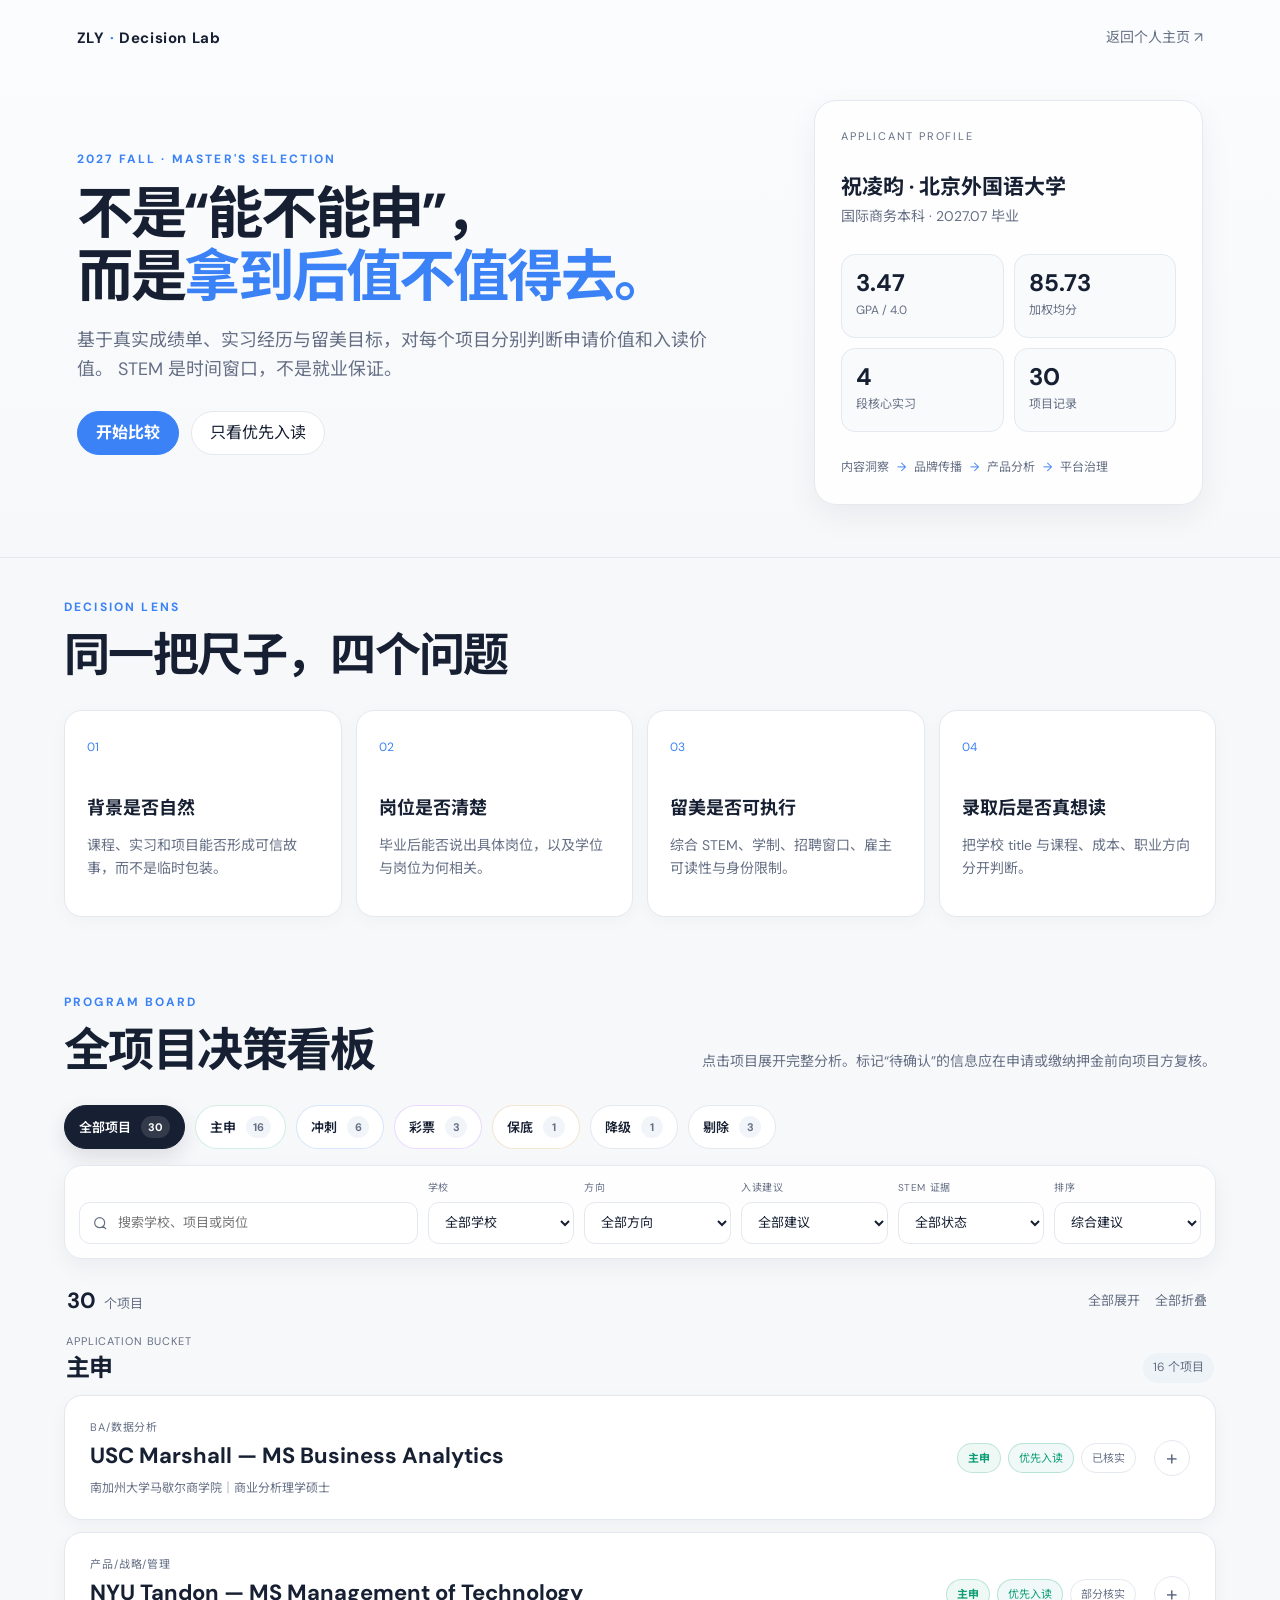
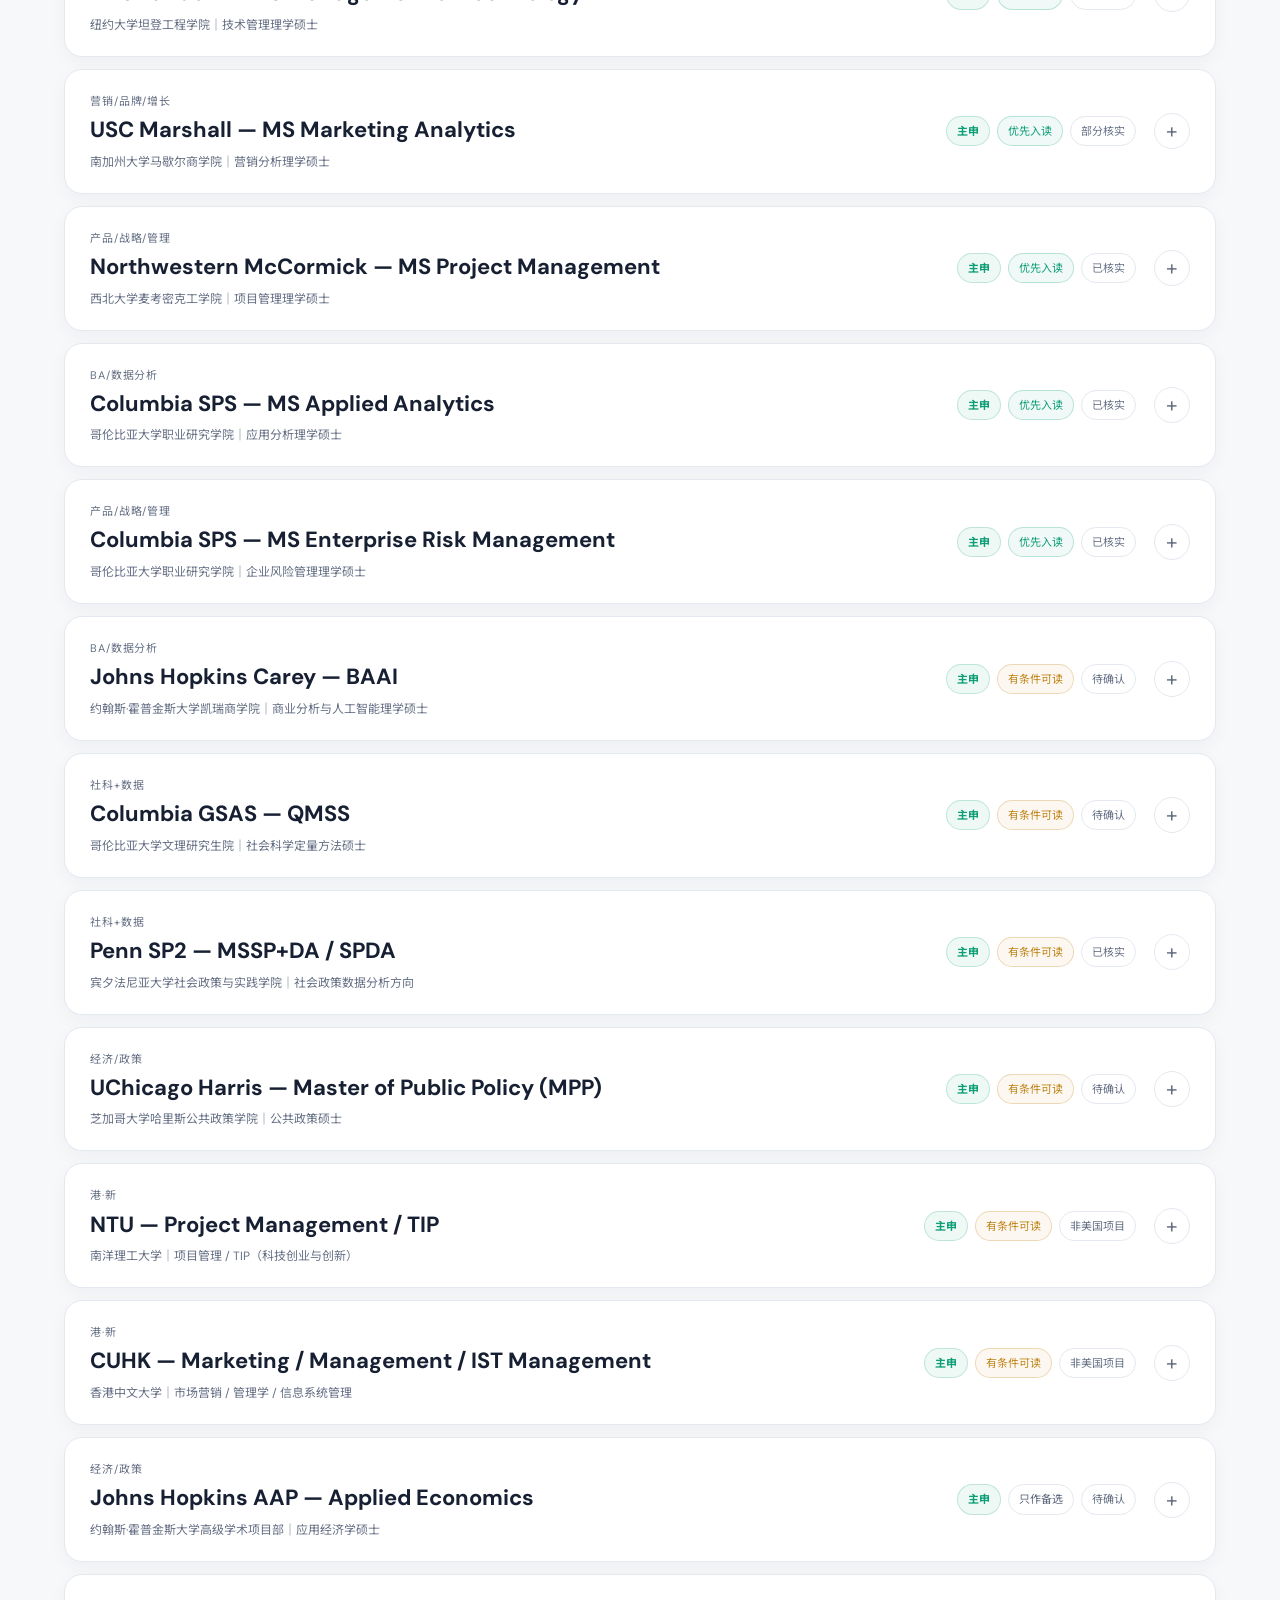
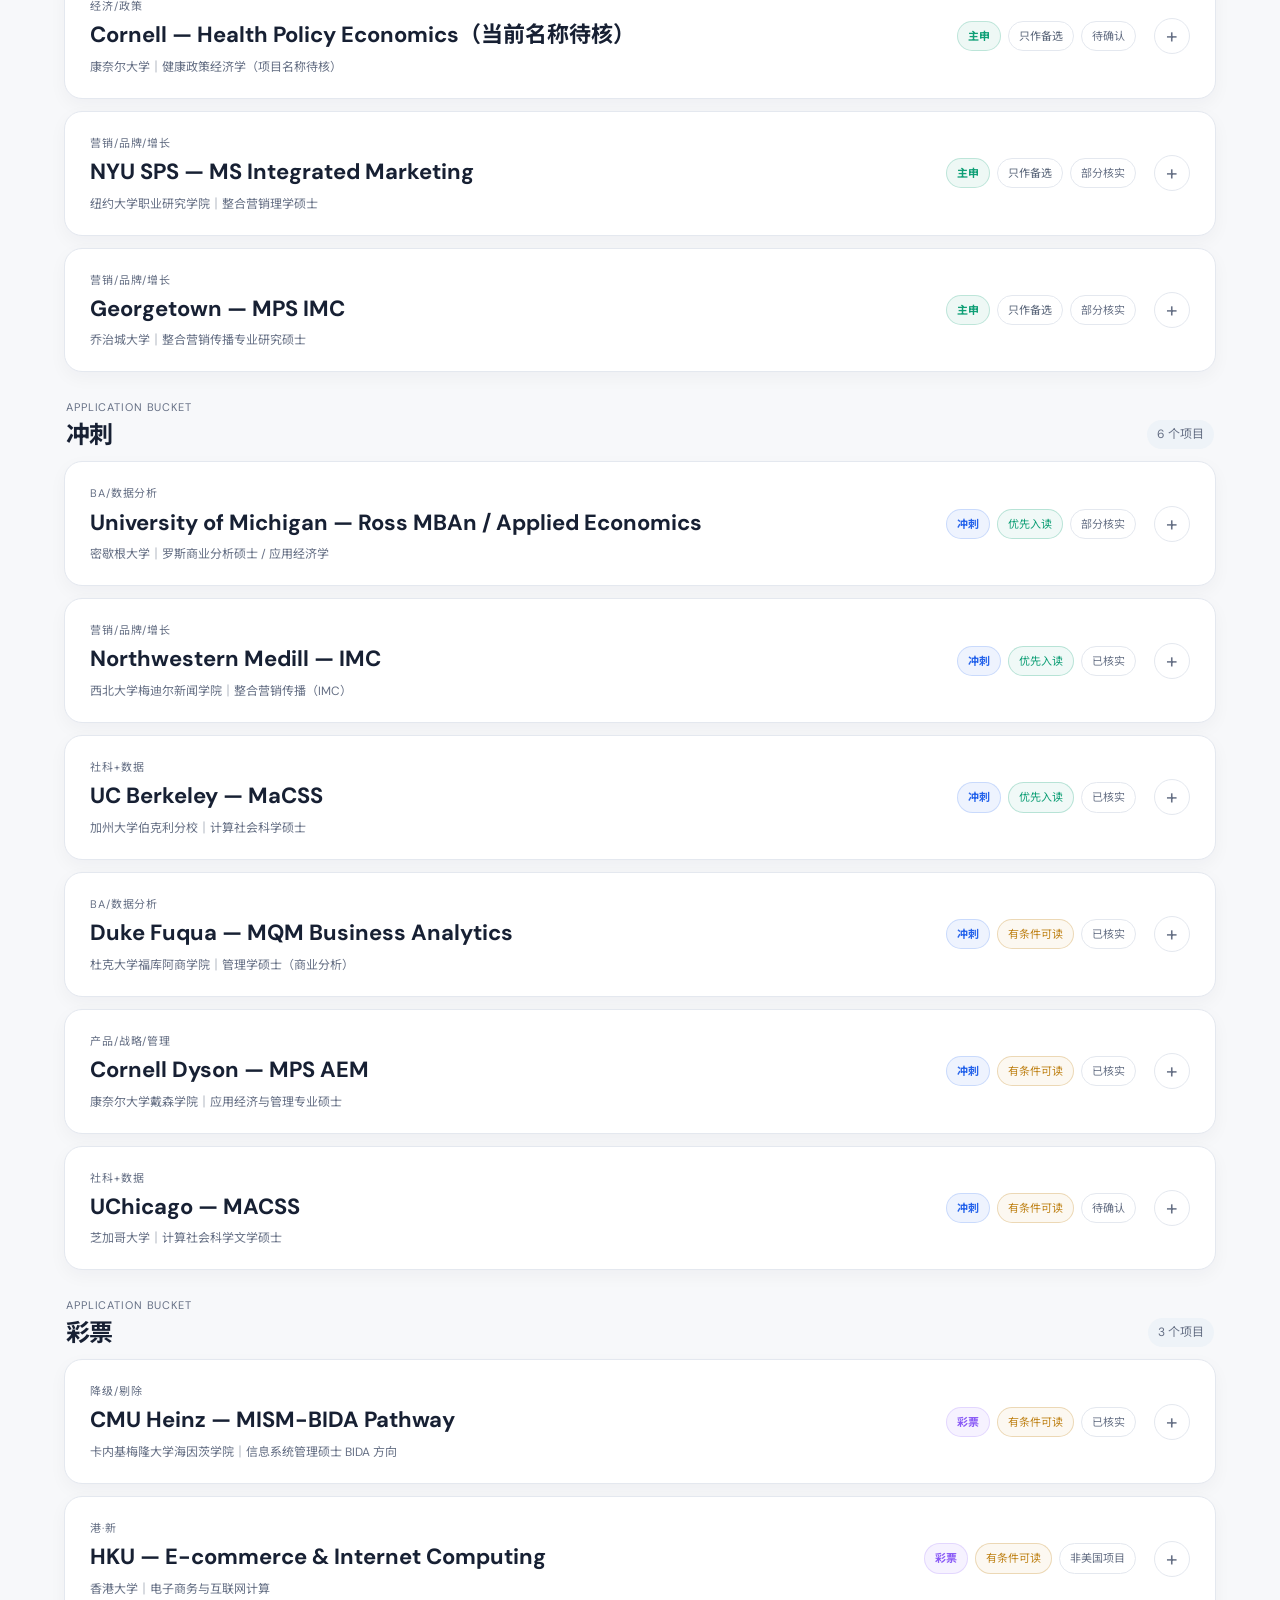
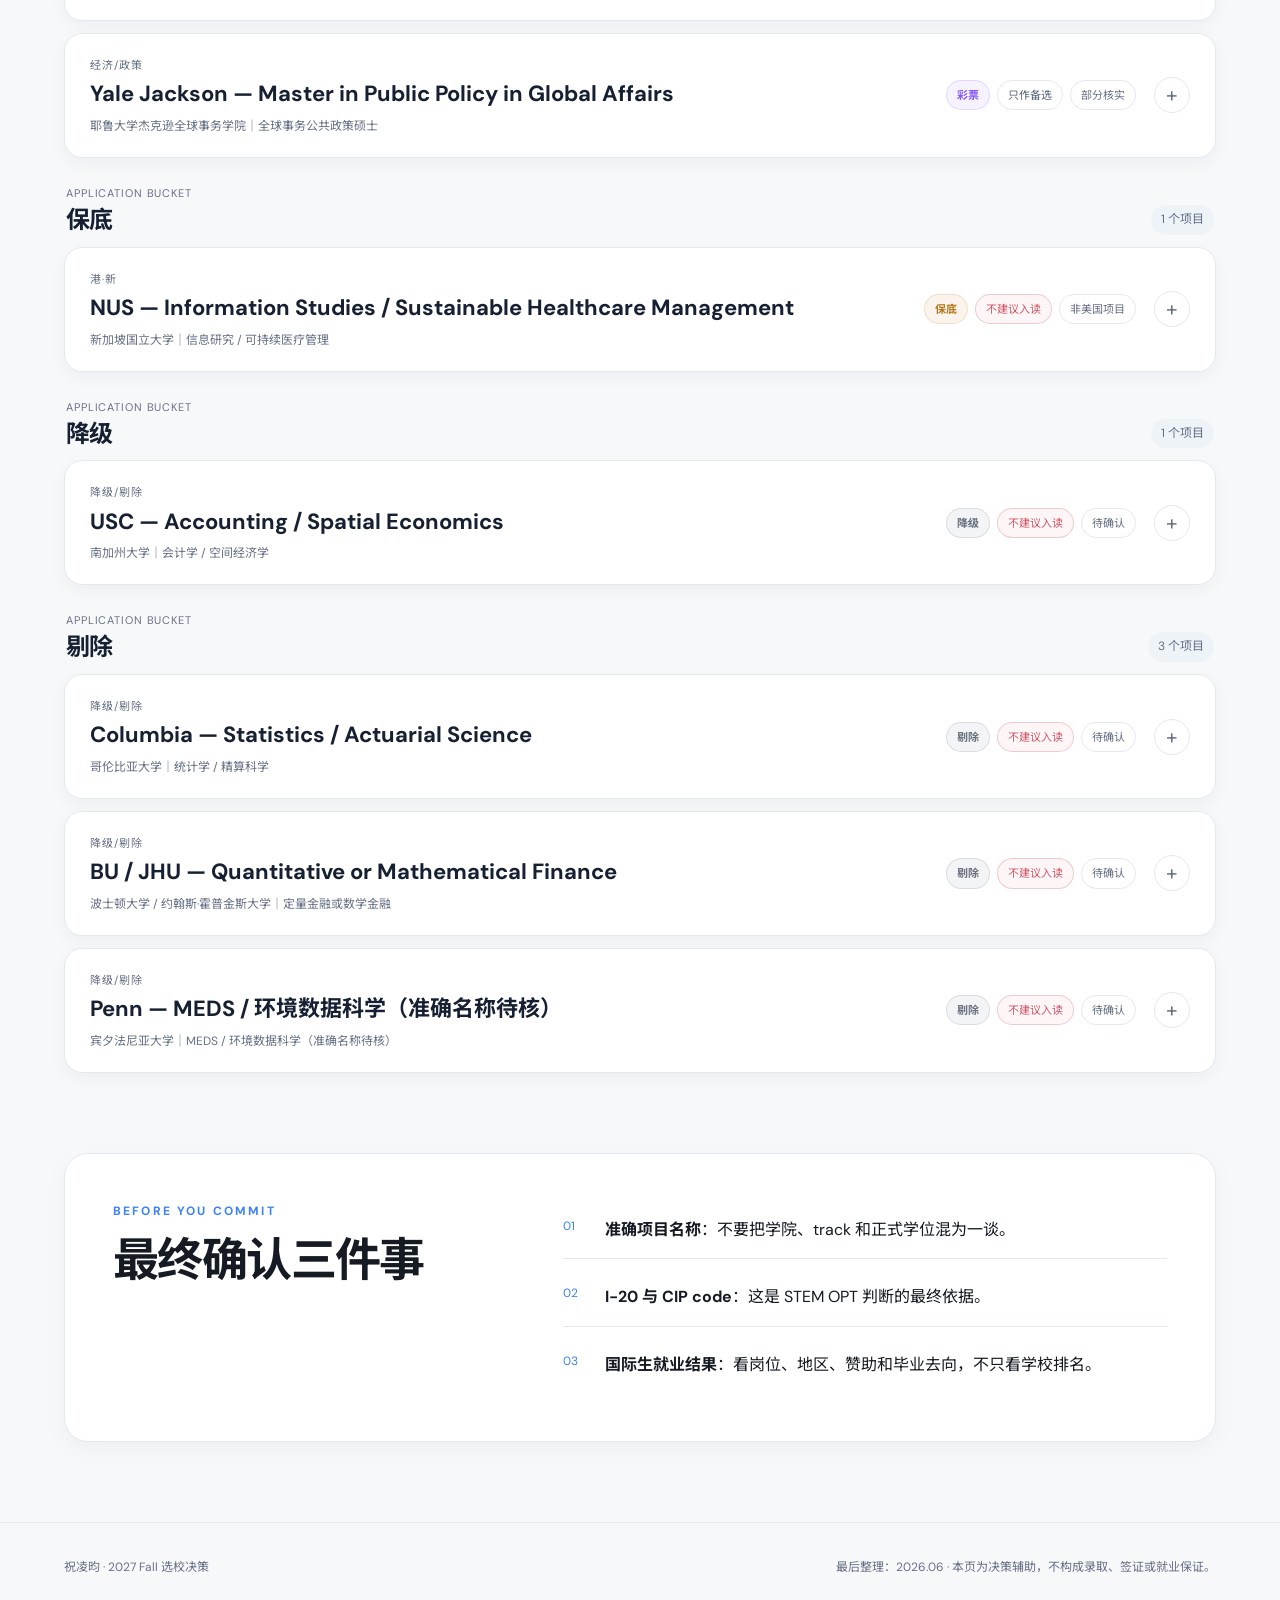
<file: selection/index.html>
<!DOCTYPE html>
<html lang="zh-CN">
<head>
  <meta charset="UTF-8">
  <meta name="viewport" content="width=device-width, initial-scale=1.0">
  <meta name="description" content="祝凌昀 2027 Fall 硕士项目申请与入读决策看板。">
  <meta name="theme-color" content="#0c1220">
  <title>祝凌昀 · 2027 Fall 选校决策</title>
  <link rel="preconnect" href="https://fonts.googleapis.com">
  <link rel="preconnect" href="https://fonts.gstatic.com" crossorigin>
  <link href="https://fonts.googleapis.com/css2?family=DM+Sans:wght@400;500;600;700&family=Noto+Sans+SC:wght@400;500;600;700&display=swap" rel="stylesheet">
  <link rel="stylesheet" href="./styles.css">
</head>
<body>
  <div class="ambient ambient-one" aria-hidden="true"></div>
  <div class="ambient ambient-two" aria-hidden="true"></div>

  <header class="hero">
    <nav class="topbar" aria-label="页面导航">
      <a class="brand" href="../">ZLY<span>·</span>Decision Lab</a>
      <a class="back-link" href="../">返回个人主页 <span aria-hidden="true">↗</span></a>
    </nav>

    <div class="hero-grid">
      <section class="hero-copy">
        <p class="eyebrow">2027 FALL · MASTER'S SELECTION</p>
        <h1>不是“能不能申”，<br>而是<span>拿到后值不值得去。</span></h1>
        <p class="hero-lead">
          基于真实成绩单、实习经历与留美目标，对每个项目分别判断申请价值和入读价值。
          STEM 是时间窗口，不是就业保证。
        </p>
        <div class="hero-actions">
          <a class="primary-button" href="#decision-board">开始比较</a>
          <button class="ghost-button" id="open-priority" type="button">只看优先入读</button>
        </div>
      </section>

      <aside class="profile-panel" aria-label="申请者画像">
        <div class="panel-kicker">APPLICANT PROFILE</div>
        <div class="profile-title">祝凌昀 · 北京外国语大学</div>
        <p>国际商务本科 · 2027.07 毕业</p>
        <div class="profile-stats">
          <div><strong>3.47</strong><span>GPA / 4.0</span></div>
          <div><strong>85.73</strong><span>加权均分</span></div>
          <div><strong>4</strong><span>段核心实习</span></div>
          <div><strong id="project-total">0</strong><span>项目记录</span></div>
        </div>
        <div class="profile-path">
          <span>内容洞察</span><i>→</i><span>品牌传播</span><i>→</i><span>产品分析</span><i>→</i><span>平台治理</span>
        </div>
      </aside>
    </div>
  </header>

  <main>
    <section class="principles" aria-labelledby="principles-title">
      <div class="section-heading compact">
        <p class="eyebrow">DECISION LENS</p>
        <h2 id="principles-title">同一把尺子，四个问题</h2>
      </div>
      <div class="principle-grid">
        <article><span>01</span><h3>背景是否自然</h3><p>课程、实习和项目能否形成可信故事，而不是临时包装。</p></article>
        <article><span>02</span><h3>岗位是否清楚</h3><p>毕业后能否说出具体岗位，以及学位与岗位为何相关。</p></article>
        <article><span>03</span><h3>留美是否可执行</h3><p>综合 STEM、学制、招聘窗口、雇主可读性与身份限制。</p></article>
        <article><span>04</span><h3>录取后是否真想读</h3><p>把学校 title 与课程、成本、职业方向分开判断。</p></article>
      </div>
    </section>

    <section class="board" id="decision-board" aria-labelledby="board-title">
      <div class="section-heading">
        <div>
          <p class="eyebrow">PROGRAM BOARD</p>
          <h2 id="board-title">全项目决策看板</h2>
        </div>
        <p class="board-note">点击项目展开完整分析。标记“待确认”的信息应在申请或缴纳押金前向项目方复核。</p>
      </div>

      <div id="apply-overview" class="apply-overview" aria-label="申请梯度分组"></div>

      <div class="toolbar" aria-label="项目筛选器">
        <label class="search-field">
          <span class="sr-only">搜索项目</span>
          <svg viewBox="0 0 24 24" aria-hidden="true"><path d="m21 21-4.35-4.35m2.35-5.15a7.5 7.5 0 1 1-15 0 7.5 7.5 0 0 1 15 0Z"/></svg>
          <input id="search" type="search" placeholder="搜索学校、项目或岗位">
        </label>
        <label>
          <span>学校</span>
          <select id="school-filter"><option value="all">全部学校</option></select>
        </label>
        <label>
          <span>方向</span>
          <select id="category-filter"><option value="all">全部方向</option></select>
        </label>
        <label>
          <span>入读建议</span>
          <select id="verdict-filter"><option value="all">全部建议</option></select>
        </label>
        <label>
          <span>STEM 证据</span>
          <select id="evidence-filter"><option value="all">全部状态</option></select>
        </label>
        <label>
          <span>排序</span>
          <select id="sort-order">
            <option value="recommended">综合建议</option>
            <option value="profile">背景匹配</option>
            <option value="stay">留美路径</option>
            <option value="name">项目名称</option>
          </select>
        </label>
      </div>

      <div class="result-bar">
        <p><strong id="result-count">0</strong> 个项目</p>
        <div>
          <button id="expand-all" type="button">全部展开</button>
          <button id="collapse-all" type="button">全部折叠</button>
        </div>
      </div>

      <div id="program-list" class="program-list" aria-live="polite"></div>
      <div id="empty-state" class="empty-state" hidden>
        <p>没有匹配的项目。</p>
        <button type="button" id="clear-filters">清除筛选</button>
      </div>
    </section>

    <section class="notice" aria-label="重要说明">
      <div>
        <p class="eyebrow">BEFORE YOU COMMIT</p>
        <h2>最终确认三件事</h2>
      </div>
      <ol>
        <li><span>01</span><p><strong>准确项目名称</strong>：不要把学院、track 和正式学位混为一谈。</p></li>
        <li><span>02</span><p><strong>I-20 与 CIP code</strong>：这是 STEM OPT 判断的最终依据。</p></li>
        <li><span>03</span><p><strong>国际生就业结果</strong>：看岗位、地区、赞助和毕业去向，不只看学校排名。</p></li>
      </ol>
    </section>
  </main>

  <footer>
    <p>祝凌昀 · 2027 Fall 选校决策</p>
    <p>最后整理：2026.06 · 本页为决策辅助，不构成录取、签证或就业保证。</p>
  </footer>

  <script src="./data.js"></script>
  <script src="./app.js"></script>
</body>
</html>
</file>
<file: selection/styles.css>
:root {
  --bg: #f7f8fa;
  --surface: #ffffff;
  --surface-strong: #fbfcfe;
  --line: #e4e8ef;
  --line-strong: #d6dde8;
  --text: #172033;
  --muted: #667085;
  --blue: #3b82f6;
  --blue-strong: #2563eb;
  --mint: #0f9f76;
  --gold: #c0841a;
  --rose: #d05b6b;
  --accent: #2f6feb;
  --shadow: 0 12px 32px rgba(15, 23, 42, 0.06);
  --radius: 18px;
}

* { box-sizing: border-box; }
html { scroll-behavior: smooth; }
body {
  margin: 0;
  min-width: 320px;
  color: var(--text);
  background: var(--bg);
  font-family: "DM Sans", "Noto Sans SC", system-ui, sans-serif;
  line-height: 1.65;
  overflow-x: hidden;
}
button, input, select { font: inherit; }
button, a { -webkit-tap-highlight-color: transparent; }
a { color: inherit; }

.ambient { display: none; }

.hero {
  padding: 0 clamp(22px, 6vw, 90px) 42px;
  position: relative;
  border-bottom: 1px solid var(--line);
  background: linear-gradient(180deg, #fbfcfe 0%, #f7f8fa 100%);
}
.hero::after {
  content: "";
  position: absolute;
  inset: 0;
  z-index: -1;
  background: linear-gradient(180deg, rgba(47,111,235,.03), transparent 60%);
}
.topbar {
  max-width: 1380px;
  height: 76px;
  margin: 0 auto;
  display: flex;
  align-items: center;
  justify-content: space-between;
}
.brand { text-decoration: none; font-size: 15px; font-weight: 700; letter-spacing: .04em; }
.brand span { color: var(--blue); padding: 0 5px; }
.back-link { color: var(--muted); text-decoration: none; font-size: 14px; transition: color .2s; }
.back-link:hover { color: var(--text); }

.hero-grid {
  width: 100%;
  max-width: 1380px;
  min-height: auto;
  margin: 0 auto;
  display: grid;
  grid-template-columns: minmax(0, 1.25fr) minmax(360px, .75fr);
  gap: clamp(45px, 7vw, 110px);
  align-items: center;
  padding: 24px 0 10px;
}
.eyebrow { margin: 0 0 12px; color: var(--blue); font-size: 12px; font-weight: 700; letter-spacing: .18em; }
h1, h2, h3, p { margin-top: 0; }
h1 { margin-bottom: 18px; font-size: clamp(36px, 4.4vw, 58px); line-height: 1.12; letter-spacing: -.04em; max-width: 820px; }
h1 span { color: var(--blue); }
.hero-lead { max-width: 680px; color: var(--muted); font-size: clamp(15px, 1.4vw, 18px); }
.hero-actions { display: flex; gap: 12px; margin-top: 26px; flex-wrap: wrap; }
.primary-button, .ghost-button {
  min-height: 44px;
  padding: 0 18px;
  border-radius: 999px;
  display: inline-flex;
  align-items: center;
  justify-content: center;
  text-decoration: none;
  cursor: pointer;
  transition: transform .2s, border-color .2s, background .2s;
}
.primary-button { background: var(--blue); color: #fff; border: 1px solid var(--blue); font-weight: 700; }
.ghost-button { color: var(--text); background: #fff; border: 1px solid var(--line); }
.primary-button:hover, .ghost-button:hover { transform: translateY(-2px); }
.ghost-button:hover { border-color: var(--blue); background: #f8fbff; }

.profile-panel {
  padding: 26px;
  border: 1px solid var(--line);
  border-radius: 22px;
  background: rgba(255,255,255,.88);
  box-shadow: var(--shadow);
}
.panel-kicker { color: var(--muted); font-size: 11px; letter-spacing: .16em; }
.profile-title { margin-top: 25px; font-size: 21px; font-weight: 700; }
.profile-panel > p { color: var(--muted); font-size: 14px; }
.profile-stats { display: grid; grid-template-columns: repeat(2, 1fr); gap: 10px; margin: 26px 0; }
.profile-stats div { padding: 14px; border-radius: 14px; background: #f8fafc; border: 1px solid var(--line); }
.profile-stats strong { display: block; font-size: 24px; line-height: 1.15; }
.profile-stats span { color: var(--muted); font-size: 12px; }
.profile-path { display: flex; gap: 8px; flex-wrap: wrap; color: var(--muted); font-size: 12px; }
.profile-path i { color: var(--blue); font-style: normal; }

main { padding: 0 clamp(18px, 5vw, 72px); }
main > section { width: 100%; max-width: 1380px; margin: 0 auto; }
.principles { padding: 40px 0 68px; }
.section-heading { margin-bottom: 28px; display: flex; justify-content: space-between; align-items: end; gap: 30px; }
.section-heading.compact { display: block; }
.section-heading h2, .notice h2 { margin-bottom: 0; font-size: clamp(30px, 3.6vw, 50px); letter-spacing: -.035em; line-height: 1.15; }
.principle-grid { display: grid; grid-template-columns: repeat(4, 1fr); gap: 14px; }
.principle-grid article { min-height: 180px; padding: 22px; border: 1px solid var(--line); border-radius: 18px; background: #fff; box-shadow: 0 4px 18px rgba(15,23,42,.03); }
.principle-grid article > span { color: var(--blue); font-size: 12px; }
.principle-grid h3 { margin: 34px 0 10px; font-size: 18px; }
.principle-grid p { color: var(--muted); font-size: 14px; }

.board { padding: 8px 0 80px; scroll-margin-top: 20px; }
.board-note { max-width: 530px; margin-bottom: 4px; color: var(--muted); font-size: 14px; }
.apply-overview {
  margin-bottom: 16px;
  display: flex;
  flex-wrap: wrap;
  gap: 10px;
}
.apply-chip {
  min-height: 44px;
  padding: 0 14px;
  display: inline-flex;
  align-items: center;
  gap: 10px;
  border: 1px solid var(--line);
  border-radius: 999px;
  background: #fff;
  color: var(--text);
  cursor: pointer;
  transition: all .18s ease;
}
.apply-chip span { font-size: 13px; font-weight: 600; }
.apply-chip strong {
  min-width: 22px;
  height: 22px;
  padding: 0 7px;
  display: inline-flex;
  align-items: center;
  justify-content: center;
  border-radius: 999px;
  background: #f1f5f9;
  color: var(--muted);
  font-size: 11px;
}
.apply-chip:hover { border-color: var(--line-strong); background: #fbfcfe; }
.apply-chip.is-active { border-color: var(--text); background: var(--text); color: #fff; box-shadow: 0 8px 20px rgba(15,23,42,.12); }
.apply-chip.is-active strong { background: rgba(255,255,255,.12); color: #fff; }
.apply-chip.main:not(.is-active) { border-color: rgba(15,159,118,.18); }
.apply-chip.reach:not(.is-active) { border-color: rgba(59,130,246,.2); }
.apply-chip.lottery:not(.is-active) { border-color: rgba(162,89,247,.22); }
.apply-chip.safety:not(.is-active) { border-color: rgba(192,132,26,.2); }

.toolbar {
  position: relative;
  padding: 14px;
  display: grid;
  grid-template-columns: minmax(230px, 1.5fr) repeat(5, minmax(135px, .65fr));
  gap: 10px;
  border: 1px solid var(--line);
  border-radius: 18px;
  background: rgba(255,255,255,.92);
  box-shadow: 0 8px 24px rgba(15,23,42,.05);
}
.toolbar label { display: flex; flex-direction: column; gap: 5px; color: var(--muted); font-size: 10px; letter-spacing: .06em; }
.toolbar input, .toolbar select {
  width: 100%;
  height: 42px;
  padding: 0 12px;
  color: var(--text);
  border: 1px solid var(--line);
  border-radius: 11px;
  outline: none;
  background: #fff;
  font-size: 13px;
  letter-spacing: 0;
}
.toolbar input:focus, .toolbar select:focus { border-color: var(--blue); box-shadow: 0 0 0 3px rgba(126,183,255,.12); }
.toolbar option { background: #fff; color: var(--text); }
.search-field { position: relative; justify-content: end; }
.search-field svg { position: absolute; left: 13px; bottom: 13px; width: 16px; fill: none; stroke: var(--muted); stroke-width: 1.8; }
.search-field input { padding-left: 38px; }
.result-bar { padding: 24px 3px 13px; display: flex; justify-content: space-between; align-items: center; color: var(--muted); font-size: 13px; }
.result-bar p { margin: 0; }
.result-bar strong { color: var(--text); font-size: 22px; margin-right: 5px; }
.result-bar button, .empty-state button { color: var(--muted); border: 0; background: transparent; cursor: pointer; }
.result-bar button:hover, .empty-state button:hover { color: var(--blue); }

.program-list { display: grid; gap: 26px; }
.apply-section { display: grid; gap: 12px; }
.apply-section-head {
  padding: 0 2px;
  display: flex;
  justify-content: space-between;
  align-items: end;
  gap: 18px;
}
.apply-section-kicker {
  margin: 0 0 4px;
  color: var(--muted);
  font-size: 11px;
  letter-spacing: .08em;
}
.apply-section-head h3 {
  margin: 0;
  font-size: 24px;
  line-height: 1.2;
  letter-spacing: -.03em;
}
.apply-section-count {
  padding: 5px 10px;
  border-radius: 999px;
  background: #eef3f8;
  color: var(--muted);
  font-size: 12px;
  white-space: nowrap;
}
.apply-section-list { display: grid; gap: 12px; }
.program-card {
  border: 1px solid var(--line);
  border-radius: var(--radius);
  overflow: clip;
  background: var(--surface);
  box-shadow: 0 6px 18px rgba(15,23,42,.04);
  transition: border-color .2s, transform .2s, background .2s;
}
.program-card:hover { border-color: var(--line-strong); box-shadow: 0 10px 24px rgba(15,23,42,.06); }
.program-card[open] { background: var(--surface-strong); border-color: rgba(59,130,246,.28); }
.program-card summary { min-height: 104px; padding: 22px 25px; display: grid; grid-template-columns: minmax(0, 1fr) auto auto; gap: 18px; align-items: center; list-style: none; cursor: pointer; }
.program-card summary::-webkit-details-marker { display: none; }
.program-card summary::after { content: "+"; width: 34px; height: 34px; display: grid; place-items: center; border: 1px solid var(--line); border-radius: 50%; color: var(--muted); font-size: 21px; transition: transform .2s; background: #fff; }
.program-card[open] summary::after { content: "−"; transform: rotate(180deg); color: var(--blue); }
.program-title-wrap { min-width: 0; }
.program-category { margin-bottom: 5px; color: var(--muted); font-size: 11px; letter-spacing: .08em; }
.program-title { margin: 0; font-size: clamp(17px, 1.8vw, 22px); line-height: 1.35; }
.program-title-cn { margin: 8px 0 0; color: var(--muted); font-size: 12px; line-height: 1.5; }
.badges { display: flex; gap: 7px; flex-wrap: wrap; justify-content: flex-end; }
.apply-pill {
  padding: 5px 10px;
  border-radius: 999px;
  border: 1px solid transparent;
  font-size: 11px;
  font-weight: 700;
  white-space: nowrap;
}
.apply-pill.main { color: #0f9f76; border-color: rgba(15,159,118,.22); background: rgba(15,159,118,.07); }
.apply-pill.reach { color: #2563eb; border-color: rgba(37,99,235,.18); background: rgba(37,99,235,.08); }
.apply-pill.lottery { color: #8b5cf6; border-color: rgba(139,92,246,.18); background: rgba(139,92,246,.08); }
.apply-pill.safety { color: #b7791f; border-color: rgba(183,121,31,.18); background: rgba(183,121,31,.08); }
.apply-pill.downgrade,
.apply-pill.remove { color: #6b7280; border-color: rgba(107,114,128,.18); background: rgba(107,114,128,.08); }
.badge { padding: 5px 10px; border-radius: 999px; border: 1px solid var(--line); color: var(--muted); font-size: 11px; white-space: nowrap; background: #fff; }
.badge.priority { color: var(--mint); border-color: rgba(15,159,118,.25); background: rgba(15,159,118,.06); }
.badge.conditional { color: var(--gold); border-color: rgba(192,132,26,.28); background: rgba(192,132,26,.06); }
.badge.backup { color: #596579; }
.badge.reject { color: var(--rose); border-color: rgba(208,91,107,.28); background: rgba(208,91,107,.06); }
.program-content { padding: 18px 25px 26px; border-top: 1px solid var(--line); display: grid; gap: 16px; }
.detail-panel {
  padding: 12px;
  border: 1px solid var(--line);
  border-radius: 22px;
  background: #fff;
}
.detail-grid { display: grid; gap: 12px; }
.detail-grid-4 { grid-template-columns: repeat(4, minmax(0, 1fr)); }
.detail-grid-2 { grid-template-columns: repeat(2, minmax(0, 1fr)); }
.detail-stat-card,
.detail-info-card,
.detail-highlight {
  padding: 18px;
  border: 1px solid var(--line);
  border-radius: 18px;
  background: #fbfcff;
}
.detail-stat-card-wide { grid-column: span 2; }
.detail-card-head,
.detail-info-head {
  display: flex;
  justify-content: space-between;
  gap: 12px;
  align-items: flex-start;
}
.detail-card-head span,
.detail-info-head h5 {
  margin: 0;
  color: #334a78;
  font-size: 13px;
  font-weight: 700;
}
.detail-card-head strong {
  color: var(--text);
  font-size: 13px;
}
.meter { height: 5px; margin-top: 12px; border-radius: 99px; background: #e9eef5; overflow: hidden; }
.meter i { display: block; height: 100%; border-radius: inherit; background: linear-gradient(90deg, var(--blue-strong), var(--mint)); }
.detail-note {
  margin: 12px 0 0;
  color: #52627f;
  font-size: 13px;
  line-height: 1.7;
}
.detail-pill-row { display: flex; flex-wrap: wrap; gap: 8px; margin-top: 12px; }
.detail-link-row,
.evidence-links { display: flex; flex-wrap: wrap; gap: 10px; margin-top: 12px; }
.official-link { display: inline-block; margin-top: 8px; color: var(--accent); font-size: 12px; font-weight: 700; text-decoration: none; }
.detail-link-row .official-link,
.evidence-links .official-link { margin-top: 0; }
.official-link:hover { text-decoration: underline; }
.detail-section {
  padding: 4px 0 0;
  display: grid;
  gap: 12px;
}
.detail-section-accent { padding-top: 0; }
.detail-section-head {
  display: flex;
  justify-content: space-between;
  align-items: end;
  gap: 20px;
}
.detail-section-head h4 {
  margin: 0;
  font-size: 16px;
  color: var(--text);
}
.detail-section-head p {
  margin: 0;
  color: var(--muted);
  font-size: 13px;
  max-width: 560px;
}
.detail-section-kicker {
  margin: 0 0 4px;
  color: var(--muted);
  font-size: 11px;
  letter-spacing: .08em;
}
.detail-info-head h5 { font-size: 13px; }
.detail-info-body p,
.detail-info-body li {
  margin: 0;
  color: #27344e;
  font-size: 14px;
  line-height: 1.75;
}
.detail-info-body ul { margin: 0; padding-left: 18px; }
.detail-info-body li + li { margin-top: 6px; }
.detail-highlight {
  background: linear-gradient(180deg, #f8fbff 0%, #f5f9ff 100%);
  border-color: rgba(59,130,246,.16);
}
.detail-highlight p {
  margin: 0;
  color: var(--text);
  font-size: 15px;
  font-weight: 600;
  line-height: 1.75;
}
.detail-notice {
  padding: 16px 18px;
  border-radius: 18px;
  border: 1px solid var(--line);
  background: #fff;
}
.detail-notice strong {
  display: block;
  margin-bottom: 6px;
  font-size: 14px;
  color: var(--text);
}
.detail-notice p {
  margin: 0;
  color: #52627f;
  font-size: 14px;
}
.detail-notice.warn {
  background: #fffaf0;
  border-color: #f2d48a;
}
.detail-notice.muted {
  background: #f8fafc;
}
.action-link {
  padding: 9px 12px;
  border: 1px solid var(--line);
  border-radius: 999px;
  background: #fff;
}
.empty-state { padding: 70px 20px; text-align: center; color: var(--muted); border: 1px dashed var(--line-strong); border-radius: var(--radius); }
.empty-state button { color: var(--blue); }

.notice { margin-bottom: 80px; padding: clamp(28px, 5vw, 48px); display: grid; grid-template-columns: .8fr 1.2fr; gap: 48px; border-radius: 24px; background: #fff; color: #151a23; border: 1px solid var(--line); box-shadow: 0 8px 24px rgba(15,23,42,.04); }
.notice .eyebrow { color: var(--blue); }
.notice ol { margin: 0; padding: 0; list-style: none; display: grid; gap: 10px; }
.notice li { padding: 15px 0; display: grid; grid-template-columns: 42px 1fr; border-bottom: 1px solid var(--line); }
.notice li:last-child { border-bottom: 0; }
.notice li > span { color: var(--blue); font-size: 12px; }
.notice li p { margin: 0; }

footer { max-width: 1380px; margin: 0 auto; padding: 35px clamp(18px, 5vw, 72px) 55px; display: flex; justify-content: space-between; gap: 25px; color: var(--muted); border-top: 1px solid var(--line); font-size: 12px; }
footer p { margin: 0; }
.sr-only { position: absolute; width: 1px; height: 1px; padding: 0; margin: -1px; overflow: hidden; clip: rect(0,0,0,0); white-space: nowrap; border: 0; }

@media (max-width: 1080px) {
  .hero-grid { grid-template-columns: 1fr; padding-top: 50px; }
  .profile-panel { max-width: 680px; }
  .principle-grid { grid-template-columns: repeat(2, 1fr); }
  .toolbar { grid-template-columns: repeat(2, 1fr); }
  .search-field { grid-column: 1 / -1; }
}

@media (max-width: 720px) {
  .hero { min-height: auto; padding-bottom: 40px; }
  .topbar { height: 72px; }
  .back-link { font-size: 0; }
  .back-link span { font-size: 20px; }
  .hero-grid { min-height: auto; gap: 48px; }
  h1 { font-size: clamp(39px, 12vw, 58px); }
  .profile-panel { padding: 23px; }
  .principles { padding: 70px 0 90px; }
  .principle-grid { grid-template-columns: 1fr; }
  .principle-grid article { min-height: auto; }
  .principle-grid h3 { margin-top: 30px; }
  .section-heading { display: block; }
  .board-note { margin-top: 14px; }
  .apply-overview { gap: 8px; }
  .apply-chip { width: 100%; justify-content: space-between; }
  .toolbar { position: static; grid-template-columns: 1fr; }
  .search-field { grid-column: auto; }
  .result-bar { align-items: end; }
  .apply-section-head { display: block; }
  .apply-section-count { display: inline-flex; margin-top: 10px; }
  .program-card summary { grid-template-columns: 1fr auto; padding: 20px; }
  .program-title-wrap { grid-column: 1 / -1; }
  .badges { justify-content: flex-start; }
  .program-content { padding: 0 18px 20px; }
  .detail-grid-4, .detail-grid-2 { grid-template-columns: 1fr; }
  .detail-stat-card-wide { grid-column: auto; }
  .detail-section-head { display: block; }
  .detail-section-head p { margin-top: 10px; }
  .notice { grid-template-columns: 1fr; gap: 34px; }
  footer { display: block; }
  footer p + p { margin-top: 8px; }
}

@media (prefers-reduced-motion: reduce) {
  *, *::before, *::after { scroll-behavior: auto !important; transition: none !important; }
}
</file>
